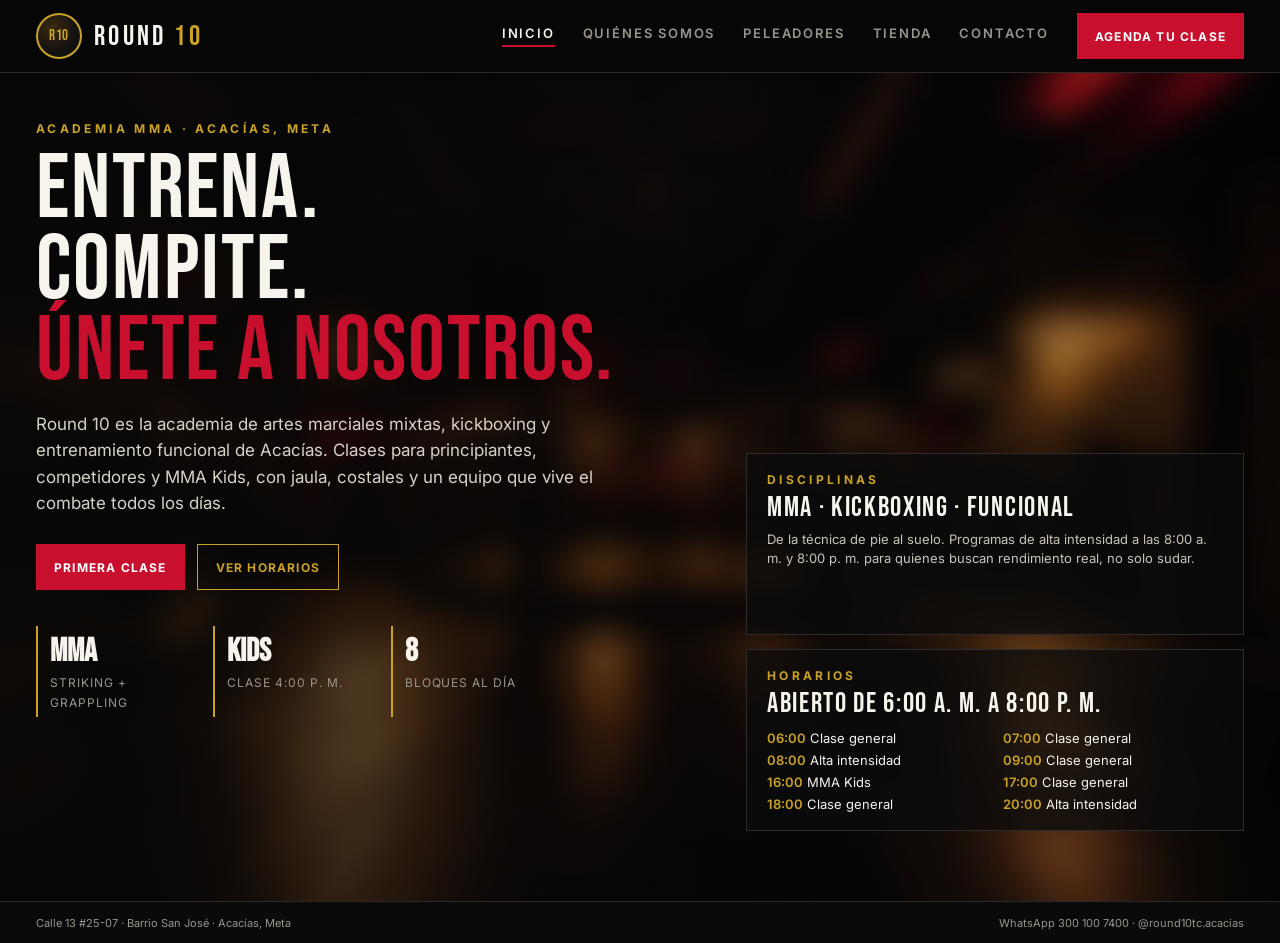
<file: index.html>
<!DOCTYPE html>
<html lang="es">
<head>
  <meta charset="UTF-8" />
  <meta name="viewport" content="width=device-width, initial-scale=1" />
  <title>Round 10 Acacías · Academia MMA</title>
  <meta name="description" content="Academia de MMA, kickboxing y entrenamiento funcional en Acacías, Meta. Clases para principiantes, competidores y MMA Kids." />
  <link rel="canonical" href="https://juanmorido.github.io/round10/" />
  <meta property="og:title" content="Round 10 Acacías · Academia MMA" />
  <meta property="og:description" content="Entrena. Compite. Únete a nosotros. MMA, kickboxing y funcional en Acacías." />
  <meta property="og:image" content="https://juanmorido.github.io/round10/assets/hero-gym.jpg" />
  <link rel="icon" href="favicon.svg" type="image/svg+xml" />
  <link rel="preconnect" href="https://fonts.googleapis.com" />
  <link rel="preconnect" href="https://fonts.gstatic.com" crossorigin />
  <link href="https://fonts.googleapis.com/css2?family=Bebas+Neue&family=Oswald:wght@400;500;600;700&family=Inter:wght@400;500;600;700&display=swap" rel="stylesheet" />
  <link rel="stylesheet" href="css/site.css?v=3" />
</head>
<body>
  <a class="skip" href="#contenido">Saltar al contenido</a>
  <header class="site-header">
    <nav class="nav" aria-label="Principal">
      <a class="brand" href="index.html">
        <span class="logo">R10</span>
        <span class="brand-name">ROUND <span>10</span></span>
      </a>
      <button class="nav-toggle" type="button" aria-expanded="false" aria-label="Abrir menú">
        <span></span><span></span><span></span>
      </button>
      <div class="nav-panel">
        <div class="nav-links">
          <a href="index.html" class="on" aria-current="page">Inicio</a>
          <a href="nosotros.html">Quiénes somos</a>
          <a href="peleadores.html">Peleadores</a>
          <a href="tienda.html">Tienda</a>
          <a href="contacto.html">Contacto</a>
        </div>
        <a class="nav-cta" href="contacto.html">Agenda tu clase</a>
      </div>
    </nav>
  </header>

  <main id="contenido">
    <section class="hero">
      <div>
        <div class="kicker">Academia MMA · Acacías, Meta</div>
        <h1>Entrena.<br>Compite.<br><em>Únete a nosotros.</em></h1>
        <p class="lead">Round 10 es la academia de artes marciales mixtas, kickboxing y entrenamiento funcional de Acacías. Clases para principiantes, competidores y MMA Kids, con jaula, costales y un equipo que vive el combate todos los días.</p>
        <div class="hero-actions">
          <a class="btn-red" href="contacto.html">Primera clase</a>
          <a class="btn-ghost" href="#horarios">Ver horarios</a>
        </div>
        <div class="stats">
          <div class="stat"><b>MMA</b><span>Striking + grappling</span></div>
          <div class="stat"><b>Kids</b><span>Clase 4:00 p. m.</span></div>
          <div class="stat"><b>8</b><span>Bloques al día</span></div>
        </div>
      </div>
      <div class="side-cards">
        <article class="card">
          <div class="kicker">Disciplinas</div>
          <h3>MMA · Kickboxing · Funcional</h3>
          <p>De la técnica de pie al suelo. Programas de alta intensidad a las 8:00 a. m. y 8:00 p. m. para quienes buscan rendimiento real, no solo sudar.</p>
        </article>
        <article class="card" id="horarios">
          <div class="kicker">Horarios</div>
          <h3>Abierto de 6:00 a. m. a 8:00 p. m.</h3>
          <div class="hours">
            <div><b>06:00</b> Clase general</div>
            <div><b>07:00</b> Clase general</div>
            <div><b>08:00</b> Alta intensidad</div>
            <div><b>09:00</b> Clase general</div>
            <div><b>16:00</b> MMA Kids</div>
            <div><b>17:00</b> Clase general</div>
            <div><b>18:00</b> Clase general</div>
            <div><b>20:00</b> Alta intensidad</div>
          </div>
        </article>
      </div>
    </section>
  </main>

  <footer class="site">
    <span>Calle 13 #25-07 · Barrio San José · Acacías, Meta</span>
    <span><a href="https://wa.me/573001007400">WhatsApp 300 100 7400</a> · <a href="https://www.instagram.com/round10tc.acacias/">@round10tc.acacias</a></span>
  </footer>
  <script src="js/site.js"></script>
</body>
</html>
</file>
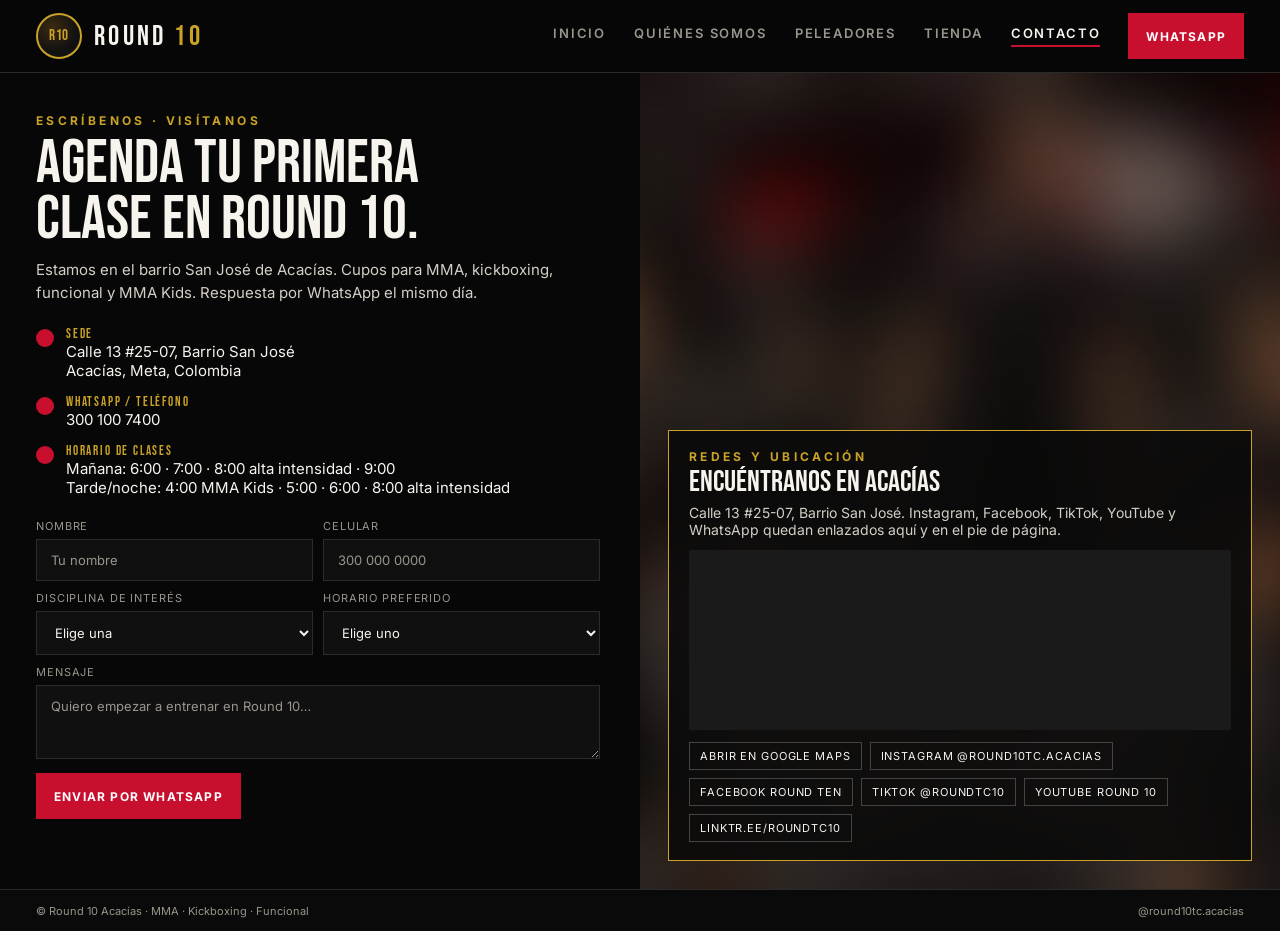
<file: contacto.html>
<!DOCTYPE html>
<html lang="es">
<head>
  <meta charset="UTF-8" />
  <meta name="viewport" content="width=device-width, initial-scale=1" />
  <title>Contacto · Round 10 Acacías</title>
  <meta name="description" content="Agenda tu primera clase en Round 10. Calle 13 #25-07, Barrio San José, Acacías. WhatsApp 300 100 7400." />
  <link rel="icon" href="favicon.svg" type="image/svg+xml" />
  <link rel="preconnect" href="https://fonts.googleapis.com" />
  <link rel="preconnect" href="https://fonts.gstatic.com" crossorigin />
  <link href="https://fonts.googleapis.com/css2?family=Bebas+Neue&family=Oswald:wght@400;500;600;700&family=Inter:wght@400;500;600;700&display=swap" rel="stylesheet" />
  <link rel="stylesheet" href="css/site.css?v=3" />
</head>
<body>
  <a class="skip" href="#contenido">Saltar al contenido</a>
  <header class="site-header">
    <nav class="nav" aria-label="Principal">
      <a class="brand" href="index.html">
        <span class="logo">R10</span>
        <span class="brand-name">ROUND <span>10</span></span>
      </a>
      <button class="nav-toggle" type="button" aria-expanded="false" aria-label="Abrir menú">
        <span></span><span></span><span></span>
      </button>
      <div class="nav-panel">
        <div class="nav-links">
          <a href="index.html">Inicio</a>
          <a href="nosotros.html">Quiénes somos</a>
          <a href="peleadores.html">Peleadores</a>
          <a href="tienda.html">Tienda</a>
          <a href="contacto.html" class="on" aria-current="page">Contacto</a>
        </div>
        <a class="nav-cta" href="https://wa.me/573001007400">WhatsApp</a>
      </div>
    </nav>
  </header>

  <main id="contenido">
    <section class="contact">
      <div class="contact-left">
        <div class="kicker">Escríbenos · Visítanos</div>
        <h1>Agenda tu primera<br>clase en Round 10.</h1>
        <p>Estamos en el barrio San José de Acacías. Cupos para MMA, kickboxing, funcional y MMA Kids. Respuesta por WhatsApp el mismo día.</p>
        <div class="info-list">
          <div class="info">
            <div class="mark" aria-hidden="true"></div>
            <div>
              <h4>Sede</h4>
              <p>Calle 13 #25-07, Barrio San José<br>Acacías, Meta, Colombia</p>
            </div>
          </div>
          <div class="info">
            <div class="mark" aria-hidden="true"></div>
            <div>
              <h4>WhatsApp / Teléfono</h4>
              <p><a href="https://wa.me/573001007400">300 100 7400</a></p>
            </div>
          </div>
          <div class="info">
            <div class="mark" aria-hidden="true"></div>
            <div>
              <h4>Horario de clases</h4>
              <p>Mañana: 6:00 · 7:00 · 8:00 alta intensidad · 9:00<br>Tarde/noche: 4:00 MMA Kids · 5:00 · 6:00 · 8:00 alta intensidad</p>
            </div>
          </div>
        </div>
        <form class="form" id="contacto-form">
          <label>Nombre
            <input class="field" name="nombre" type="text" autocomplete="name" required placeholder="Tu nombre" />
          </label>
          <label>Celular
            <input class="field" name="celular" type="tel" autocomplete="tel" required placeholder="300 000 0000" />
          </label>
          <label>Disciplina de interés
            <select class="field" name="disciplina" required>
              <option value="">Elige una</option>
              <option>MMA</option>
              <option>Kickboxing</option>
              <option>Funcional</option>
              <option>MMA Kids</option>
            </select>
          </label>
          <label>Horario preferido
            <select class="field" name="horario" required>
              <option value="">Elige uno</option>
              <option>06:00 clase general</option>
              <option>07:00 clase general</option>
              <option>08:00 alta intensidad</option>
              <option>09:00 clase general</option>
              <option>16:00 MMA Kids</option>
              <option>17:00 clase general</option>
              <option>18:00 clase general</option>
              <option>20:00 alta intensidad</option>
            </select>
          </label>
          <label class="full">Mensaje
            <textarea class="field" name="mensaje" rows="3" placeholder="Quiero empezar a entrenar en Round 10…"></textarea>
          </label>
          <button class="btn-red" type="submit">Enviar por WhatsApp</button>
        </form>
      </div>
      <div class="contact-right">
        <div class="map-card">
          <div class="kicker">Redes y ubicación</div>
          <h3>Encuéntranos en Acacías</h3>
          <p>Calle 13 #25-07, Barrio San José. Instagram, Facebook, TikTok, YouTube y WhatsApp quedan enlazados aquí y en el pie de página.</p>
          <iframe
            title="Mapa de Round 10 Acacías"
            src="https://www.openstreetmap.org/export/embed.html?bbox=-73.7655%2C3.9839%2C-73.7594%2C3.9879&amp;layer=mapnik&amp;marker=3.9859%2C-73.7624"
            loading="lazy"
          ></iframe>
          <div class="socials">
            <a class="pill" href="https://www.google.com/maps/search/?api=1&amp;query=Round%2010%20Calle%2013%20%2325-07%20Acac%C3%ADas%20Meta">Abrir en Google Maps</a>
            <a class="pill" href="https://www.instagram.com/round10tc.acacias/">Instagram @round10tc.acacias</a>
            <a class="pill" href="https://linktr.ee/roundtc10">Facebook Round Ten</a>
            <a class="pill" href="https://www.tiktok.com/@roundtc10">TikTok @roundtc10</a>
            <a class="pill" href="https://www.youtube.com/@roundtc10">YouTube Round 10</a>
            <a class="pill" href="https://linktr.ee/roundtc10">linktr.ee/roundtc10</a>
          </div>
        </div>
      </div>
    </section>
  </main>

  <footer class="site">
    <span>© Round 10 Acacías · MMA · Kickboxing · Funcional</span>
    <a href="https://www.instagram.com/round10tc.acacias/">@round10tc.acacias</a>
  </footer>
  <script src="js/site.js"></script>
</body>
</html>
</file>
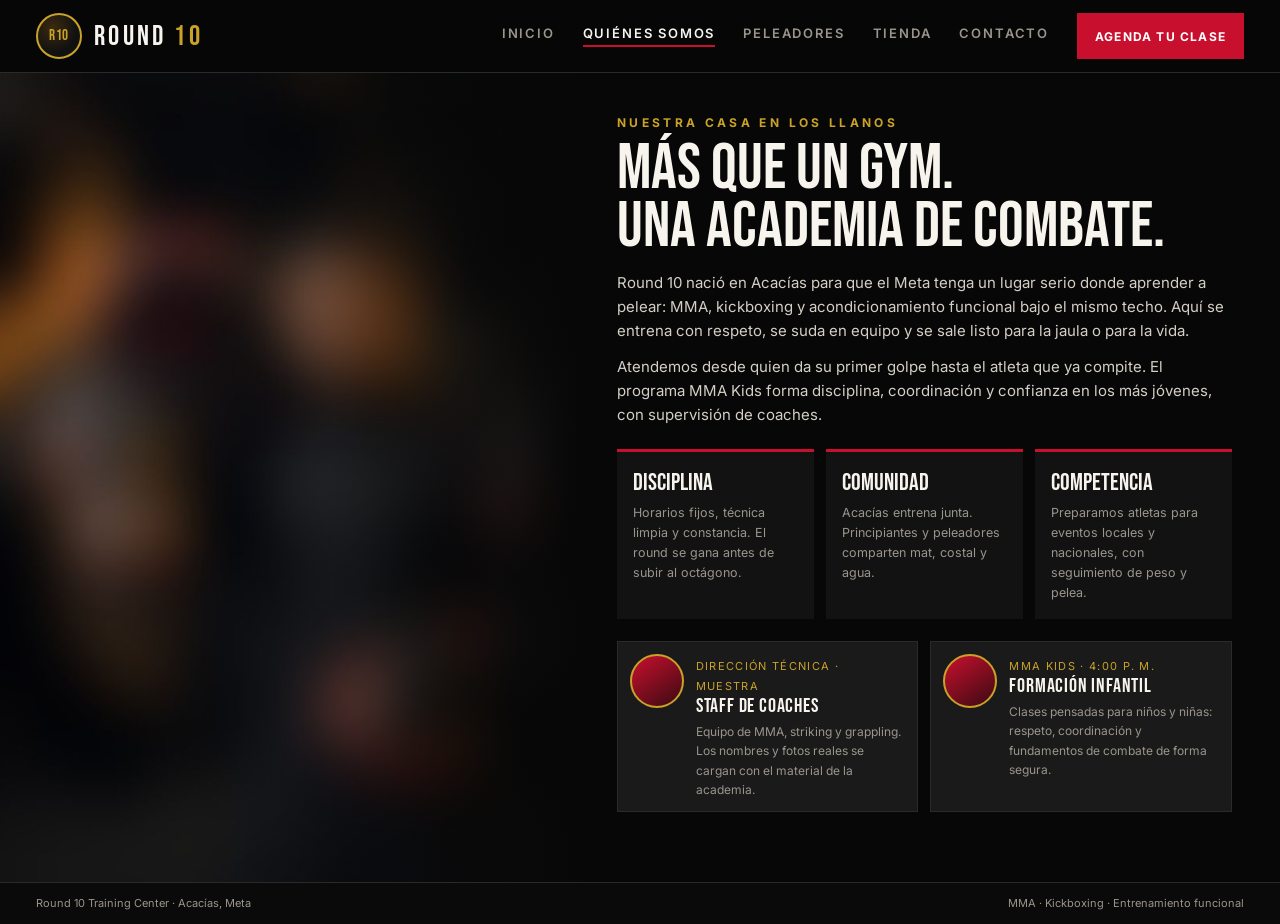
<file: nosotros.html>
<!DOCTYPE html>
<html lang="es">
<head>
  <meta charset="UTF-8" />
  <meta name="viewport" content="width=device-width, initial-scale=1" />
  <title>Quiénes somos · Round 10 Acacías</title>
  <meta name="description" content="Round 10 nació en Acacías para que el Meta tenga un lugar serio donde aprender MMA, kickboxing y funcional." />
  <link rel="icon" href="favicon.svg" type="image/svg+xml" />
  <link rel="preconnect" href="https://fonts.googleapis.com" />
  <link rel="preconnect" href="https://fonts.gstatic.com" crossorigin />
  <link href="https://fonts.googleapis.com/css2?family=Bebas+Neue&family=Oswald:wght@400;500;600;700&family=Inter:wght@400;500;600;700&display=swap" rel="stylesheet" />
  <link rel="stylesheet" href="css/site.css?v=3" />
</head>
<body>
  <a class="skip" href="#contenido">Saltar al contenido</a>
  <header class="site-header">
    <nav class="nav" aria-label="Principal">
      <a class="brand" href="index.html">
        <span class="logo">R10</span>
        <span class="brand-name">ROUND <span>10</span></span>
      </a>
      <button class="nav-toggle" type="button" aria-expanded="false" aria-label="Abrir menú">
        <span></span><span></span><span></span>
      </button>
      <div class="nav-panel">
        <div class="nav-links">
          <a href="index.html">Inicio</a>
          <a href="nosotros.html" class="on" aria-current="page">Quiénes somos</a>
          <a href="peleadores.html">Peleadores</a>
          <a href="tienda.html">Tienda</a>
          <a href="contacto.html">Contacto</a>
        </div>
        <a class="nav-cta" href="contacto.html">Agenda tu clase</a>
      </div>
    </nav>
  </header>

  <main id="contenido">
    <section class="about">
      <div class="about-photo" role="img" aria-label="Entrenamiento de pads en Round 10"></div>
      <div class="about-copy">
        <div class="kicker">Nuestra casa en los Llanos</div>
        <h1>Más que un gym.<br>Una academia de combate.</h1>
        <p>Round 10 nació en Acacías para que el Meta tenga un lugar serio donde aprender a pelear: MMA, kickboxing y acondicionamiento funcional bajo el mismo techo. Aquí se entrena con respeto, se suda en equipo y se sale listo para la jaula o para la vida.</p>
        <p>Atendemos desde quien da su primer golpe hasta el atleta que ya compite. El programa MMA Kids forma disciplina, coordinación y confianza en los más jóvenes, con supervisión de coaches.</p>
        <div class="values">
          <article class="value">
            <h3>Disciplina</h3>
            <p>Horarios fijos, técnica limpia y constancia. El round se gana antes de subir al octágono.</p>
          </article>
          <article class="value">
            <h3>Comunidad</h3>
            <p>Acacías entrena junta. Principiantes y peleadores comparten mat, costal y agua.</p>
          </article>
          <article class="value">
            <h3>Competencia</h3>
            <p>Preparamos atletas para eventos locales y nacionales, con seguimiento de peso y pelea.</p>
          </article>
        </div>
        <div class="coaches">
          <article class="coach">
            <div class="dot" aria-hidden="true"></div>
            <div>
              <span>Dirección técnica · Muestra</span>
              <h4>Staff de coaches</h4>
              <p>Equipo de MMA, striking y grappling. Los nombres y fotos reales se cargan con el material de la academia.</p>
            </div>
          </article>
          <article class="coach">
            <div class="dot" aria-hidden="true"></div>
            <div>
              <span>MMA Kids · 4:00 p. m.</span>
              <h4>Formación infantil</h4>
              <p>Clases pensadas para niños y niñas: respeto, coordinación y fundamentos de combate de forma segura.</p>
            </div>
          </article>
        </div>
      </div>
    </section>
  </main>

  <footer class="site">
    <span>Round 10 Training Center · Acacías, Meta</span>
    <span>MMA · Kickboxing · Entrenamiento funcional</span>
  </footer>
  <script src="js/site.js"></script>
</body>
</html>
</file>
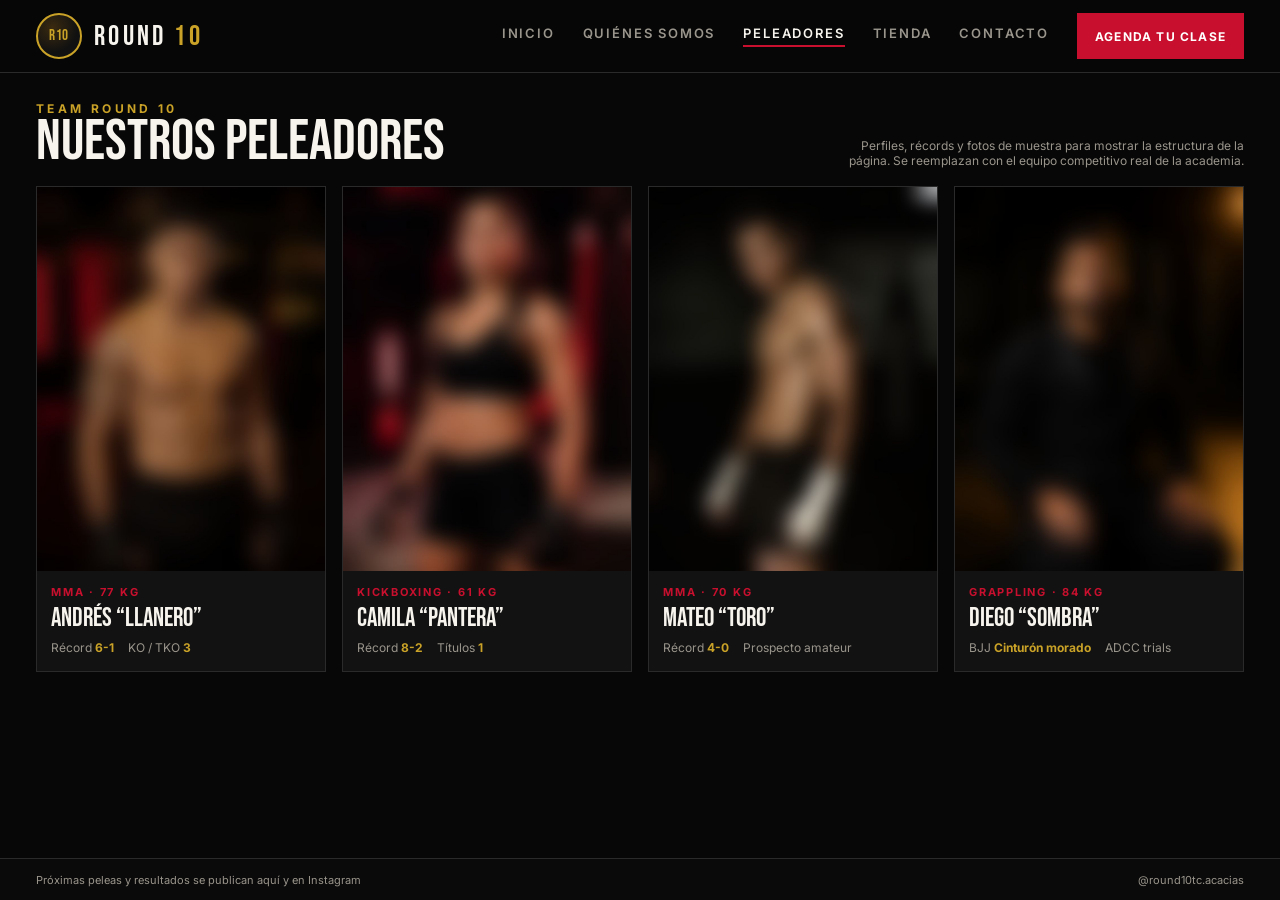
<file: peleadores.html>
<!DOCTYPE html>
<html lang="es">
<head>
  <meta charset="UTF-8" />
  <meta name="viewport" content="width=device-width, initial-scale=1" />
  <title>Peleadores · Round 10 Acacías</title>
  <meta name="description" content="Team Round 10: perfiles, récords y fotos del equipo competitivo de la academia en Acacías." />
  <link rel="icon" href="favicon.svg" type="image/svg+xml" />
  <link rel="preconnect" href="https://fonts.googleapis.com" />
  <link rel="preconnect" href="https://fonts.gstatic.com" crossorigin />
  <link href="https://fonts.googleapis.com/css2?family=Bebas+Neue&family=Oswald:wght@400;500;600;700&family=Inter:wght@400;500;600;700&display=swap" rel="stylesheet" />
  <link rel="stylesheet" href="css/site.css?v=3" />
</head>
<body>
  <a class="skip" href="#contenido">Saltar al contenido</a>
  <header class="site-header">
    <nav class="nav" aria-label="Principal">
      <a class="brand" href="index.html">
        <span class="logo">R10</span>
        <span class="brand-name">ROUND <span>10</span></span>
      </a>
      <button class="nav-toggle" type="button" aria-expanded="false" aria-label="Abrir menú">
        <span></span><span></span><span></span>
      </button>
      <div class="nav-panel">
        <div class="nav-links">
          <a href="index.html">Inicio</a>
          <a href="nosotros.html">Quiénes somos</a>
          <a href="peleadores.html" class="on" aria-current="page">Peleadores</a>
          <a href="tienda.html">Tienda</a>
          <a href="contacto.html">Contacto</a>
        </div>
        <a class="nav-cta" href="contacto.html">Agenda tu clase</a>
      </div>
    </nav>
  </header>

  <main id="contenido" class="page-wrap">
    <div class="section-head">
      <div>
        <div class="kicker">Team Round 10</div>
        <h1>Nuestros peleadores</h1>
      </div>
      <p class="note">Perfiles, récords y fotos de muestra para mostrar la estructura de la página. Se reemplazan con el equipo competitivo real de la academia.</p>
    </div>
    <div class="grid-fighters">
      <article class="fighter">
        <img src="assets/fighter-1.jpg" alt="Foto de muestra, peleador" />
        <div class="fighter-meta">
          <div class="tag">MMA · 77 kg</div>
          <h3>Andrés “Llanero”</h3>
          <div class="record"><span>Récord <b>6-1</b></span><span>KO / TKO <b>3</b></span></div>
        </div>
      </article>
      <article class="fighter">
        <img src="assets/fighter-2.jpg" alt="Foto de muestra, peleadora" />
        <div class="fighter-meta">
          <div class="tag">Kickboxing · 61 kg</div>
          <h3>Camila “Pantera”</h3>
          <div class="record"><span>Récord <b>8-2</b></span><span>Títulos <b>1</b></span></div>
        </div>
      </article>
      <article class="fighter">
        <img src="assets/fighter-3.jpg" alt="Foto de muestra, peleador" />
        <div class="fighter-meta">
          <div class="tag">MMA · 70 kg</div>
          <h3>Mateo “Toro”</h3>
          <div class="record"><span>Récord <b>4-0</b></span><span>Prospecto amateur</span></div>
        </div>
      </article>
      <article class="fighter">
        <img src="assets/fighter-4.jpg" alt="Foto de muestra, peleador" />
        <div class="fighter-meta">
          <div class="tag">Grappling · 84 kg</div>
          <h3>Diego “Sombra”</h3>
          <div class="record"><span>BJJ <b>Cinturón morado</b></span><span>ADCC trials</span></div>
        </div>
      </article>
    </div>
  </main>

  <footer class="site">
    <span>Próximas peleas y resultados se publican aquí y en Instagram</span>
    <a href="https://www.instagram.com/round10tc.acacias/">@round10tc.acacias</a>
  </footer>
  <script src="js/site.js"></script>
</body>
</html>
</file>
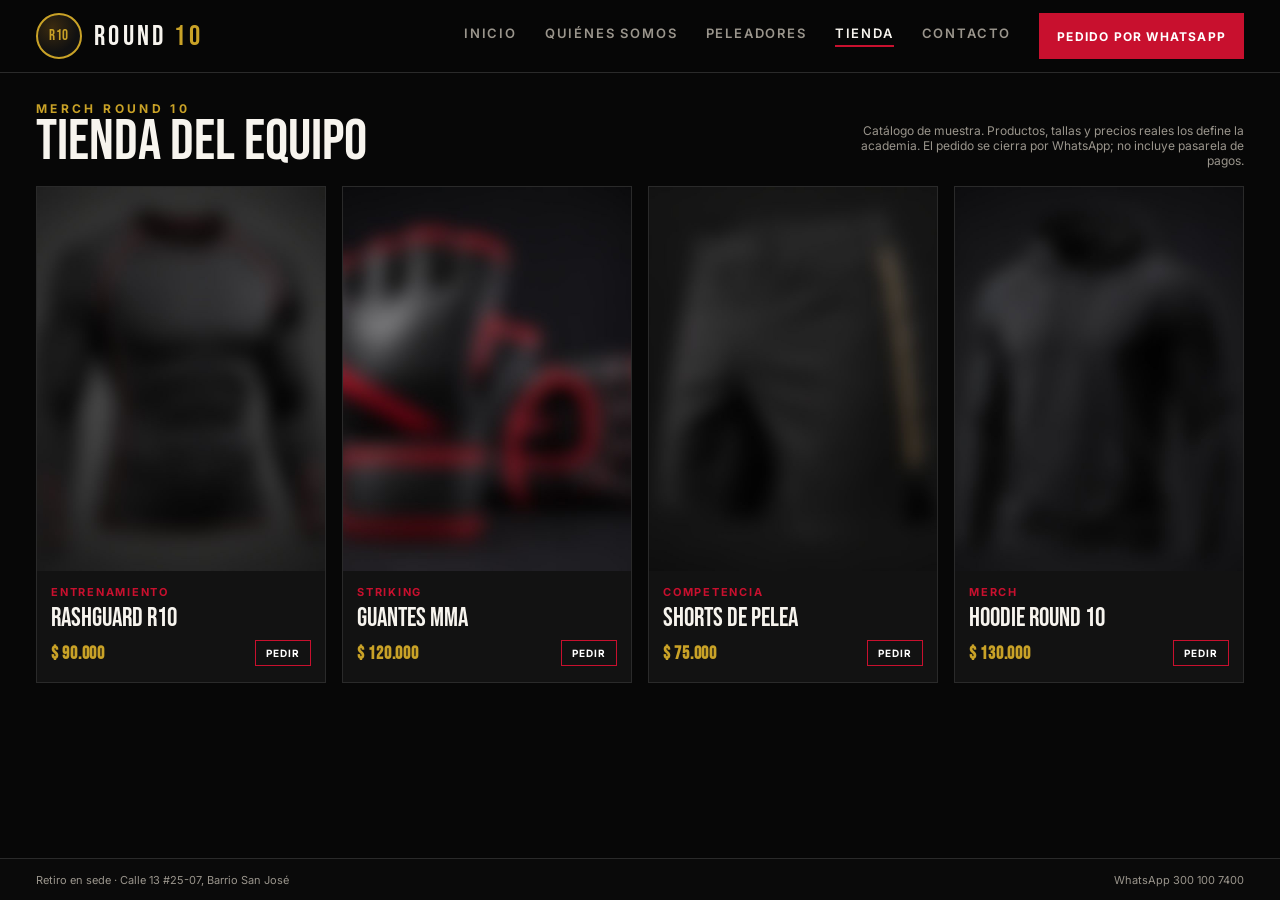
<file: tienda.html>
<!DOCTYPE html>
<html lang="es">
<head>
  <meta charset="UTF-8" />
  <meta name="viewport" content="width=device-width, initial-scale=1" />
  <title>Tienda · Round 10 Acacías</title>
  <meta name="description" content="Merch Round 10: rashguard, guantes, shorts y hoodie. Pedidos por WhatsApp, retiro en sede." />
  <link rel="icon" href="favicon.svg" type="image/svg+xml" />
  <link rel="preconnect" href="https://fonts.googleapis.com" />
  <link rel="preconnect" href="https://fonts.gstatic.com" crossorigin />
  <link href="https://fonts.googleapis.com/css2?family=Bebas+Neue&family=Oswald:wght@400;500;600;700&family=Inter:wght@400;500;600;700&display=swap" rel="stylesheet" />
  <link rel="stylesheet" href="css/site.css?v=3" />
</head>
<body>
  <a class="skip" href="#contenido">Saltar al contenido</a>
  <header class="site-header">
    <nav class="nav" aria-label="Principal">
      <a class="brand" href="index.html">
        <span class="logo">R10</span>
        <span class="brand-name">ROUND <span>10</span></span>
      </a>
      <button class="nav-toggle" type="button" aria-expanded="false" aria-label="Abrir menú">
        <span></span><span></span><span></span>
      </button>
      <div class="nav-panel">
        <div class="nav-links">
          <a href="index.html">Inicio</a>
          <a href="nosotros.html">Quiénes somos</a>
          <a href="peleadores.html">Peleadores</a>
          <a href="tienda.html" class="on" aria-current="page">Tienda</a>
          <a href="contacto.html">Contacto</a>
        </div>
        <a class="nav-cta" href="https://wa.me/573001007400?text=Hola%2C%20quiero%20hacer%20un%20pedido%20de%20la%20tienda%20Round%2010">Pedido por WhatsApp</a>
      </div>
    </nav>
  </header>

  <main id="contenido" class="page-wrap">
    <div class="section-head">
      <div>
        <div class="kicker">Merch Round 10</div>
        <h1>Tienda del equipo</h1>
      </div>
      <p class="note">Catálogo de muestra. Productos, tallas y precios reales los define la academia. El pedido se cierra por WhatsApp; no incluye pasarela de pagos.</p>
    </div>
    <div class="grid-shop">
      <article class="product">
        <img src="assets/shop-rashguard.jpg" alt="Rashguard Round 10, muestra" />
        <div class="product-meta">
          <div class="tag">Entrenamiento</div>
          <h3>Rashguard R10</h3>
          <div class="price">
            <b>$ 90.000</b>
            <a href="https://wa.me/573001007400?text=Hola%2C%20quiero%20pedir%20el%20Rashguard%20R10">Pedir</a>
          </div>
        </div>
      </article>
      <article class="product">
        <img src="assets/shop-gloves.jpg" alt="Guantes MMA Round 10, muestra" />
        <div class="product-meta">
          <div class="tag">Striking</div>
          <h3>Guantes MMA</h3>
          <div class="price">
            <b>$ 120.000</b>
            <a href="https://wa.me/573001007400?text=Hola%2C%20quiero%20pedir%20los%20Guantes%20MMA">Pedir</a>
          </div>
        </div>
      </article>
      <article class="product">
        <img src="assets/shop-shorts.jpg" alt="Shorts de pelea Round 10, muestra" />
        <div class="product-meta">
          <div class="tag">Competencia</div>
          <h3>Shorts de pelea</h3>
          <div class="price">
            <b>$ 75.000</b>
            <a href="https://wa.me/573001007400?text=Hola%2C%20quiero%20pedir%20los%20Shorts%20de%20pelea">Pedir</a>
          </div>
        </div>
      </article>
      <article class="product">
        <img src="assets/shop-hoodie.jpg" alt="Hoodie Round 10, muestra" />
        <div class="product-meta">
          <div class="tag">Merch</div>
          <h3>Hoodie Round 10</h3>
          <div class="price">
            <b>$ 130.000</b>
            <a href="https://wa.me/573001007400?text=Hola%2C%20quiero%20pedir%20el%20Hoodie%20Round%2010">Pedir</a>
          </div>
        </div>
      </article>
    </div>
  </main>

  <footer class="site">
    <span>Retiro en sede · Calle 13 #25-07, Barrio San José</span>
    <a href="https://wa.me/573001007400">WhatsApp 300 100 7400</a>
  </footer>
  <script src="js/site.js"></script>
</body>
</html>
</file>
<file: css/site.css>
:root {
  --black: #070707;
  --ink: #0d0d0d;
  --panel: #121212;
  --panel-2: #1a1a1a;
  --line: #2a2a2a;
  --red: #c8102e;
  --red-deep: #8a0b1f;
  --gold: #c9a227;
  --gold-soft: #e4c56a;
  --white: #f7f4ee;
  --muted: #9a958c;
}

* { box-sizing: border-box; margin: 0; padding: 0; }

html { scroll-behavior: smooth; }

body {
  background: var(--black);
  color: var(--white);
  font-family: Inter, system-ui, sans-serif;
  min-height: 100vh;
  display: flex;
  flex-direction: column;
}

img { max-width: 100%; display: block; }
a { color: inherit; }
button, input, select, textarea { font: inherit; }

.skip {
  position: absolute;
  left: -999px;
  top: 8px;
  background: var(--red);
  color: #fff;
  padding: 8px 12px;
  z-index: 100;
}
.skip:focus { left: 8px; }

h1, h2, h3, h4, .display { font-family: "Bebas Neue", Oswald, sans-serif; font-weight: 400; }

.kicker {
  color: var(--gold);
  letter-spacing: 0.28em;
  text-transform: uppercase;
  font-size: 12px;
  font-weight: 700;
}

.site-header {
  position: sticky;
  top: 0;
  z-index: 40;
  background: rgba(7, 7, 7, 0.94);
  border-bottom: 1px solid var(--line);
  backdrop-filter: blur(10px);
}

.nav {
  min-height: 72px;
  display: flex;
  align-items: center;
  justify-content: space-between;
  gap: 16px;
  padding: 10px 36px;
  max-width: 1600px;
  margin: 0 auto;
}

.brand {
  display: flex;
  align-items: center;
  gap: 12px;
  text-decoration: none;
}

.logo {
  width: 46px;
  height: 46px;
  border-radius: 50%;
  background: radial-gradient(circle at 35% 30%, #3a2a10, #111 62%);
  border: 2px solid var(--gold);
  display: grid;
  place-items: center;
  font-family: "Bebas Neue", sans-serif;
  color: var(--gold);
  font-size: 15px;
  line-height: 0.85;
  text-align: center;
  letter-spacing: 0.04em;
}

.brand-name {
  font-family: "Bebas Neue", sans-serif;
  font-size: 28px;
  letter-spacing: 0.12em;
}
.brand-name span { color: var(--gold); }

.nav-toggle {
  display: none;
  width: 42px;
  height: 42px;
  border: 1px solid var(--line);
  background: transparent;
  color: var(--white);
  cursor: pointer;
  place-items: center;
  gap: 5px;
  flex-direction: column;
}
.nav-toggle span {
  display: block;
  width: 18px;
  height: 2px;
  background: var(--white);
}

.nav-panel {
  display: flex;
  align-items: center;
  gap: 28px;
}

.nav-links {
  display: flex;
  gap: 28px;
  font-size: 13px;
  letter-spacing: 0.14em;
  text-transform: uppercase;
  font-weight: 600;
}
.nav-links a {
  color: var(--muted);
  text-decoration: none;
  padding-bottom: 4px;
}
.nav-links a:hover,
.nav-links a.on {
  color: var(--white);
  border-bottom: 2px solid var(--red);
}

.nav-cta,
.btn-red,
.btn-ghost {
  display: inline-flex;
  align-items: center;
  justify-content: center;
  height: 46px;
  padding: 0 18px;
  font-size: 12px;
  font-weight: 700;
  letter-spacing: 0.1em;
  text-transform: uppercase;
  text-decoration: none;
  border: 0;
  cursor: pointer;
}

.nav-cta,
.btn-red { background: var(--red); color: #fff; }
.nav-cta:hover,
.btn-red:hover { background: var(--red-deep); }

.btn-ghost {
  border: 1px solid var(--gold);
  color: var(--gold);
  background: transparent;
}
.btn-ghost:hover { background: rgba(201, 162, 39, 0.12); }

main { flex: 1; }

.hero {
  position: relative;
  isolation: isolate;
  overflow: hidden;
  min-height: calc(100vh - 72px);
  background: var(--black);
  padding: 48px 36px 70px;
  display: grid;
  grid-template-columns: 1.15fr 0.85fr;
  gap: 36px;
  max-width: 1600px;
  margin: 0 auto;
  width: 100%;
}
.hero::before {
  content: "";
  position: absolute;
  inset: 0;
  background: url("../assets/hero-gym.jpg") center/cover no-repeat;
  z-index: -2;
}
.hero::after {
  content: "";
  position: absolute;
  inset: 0;
  background: linear-gradient(90deg, rgba(7, 7, 7, 0.92) 0%, rgba(7, 7, 7, 0.55) 46%, rgba(7, 7, 7, 0.25) 100%);
  z-index: -1;
  pointer-events: none;
}

.hero h1 {
  font-size: clamp(52px, 8vw, 92px);
  line-height: 0.88;
  letter-spacing: 0.02em;
  margin: 14px 0 18px;
}
.hero h1 em { font-style: normal; color: var(--red); }
.hero p.lead {
  max-width: 560px;
  color: #d7d2c8;
  font-size: 17px;
  line-height: 1.55;
}

.hero-actions { display: flex; flex-wrap: wrap; gap: 12px; margin-top: 28px; }

.stats {
  display: grid;
  grid-template-columns: repeat(3, 1fr);
  gap: 12px;
  margin-top: 36px;
  max-width: 520px;
}
.stat { border-left: 2px solid var(--gold); padding: 6px 0 6px 12px; }
.stat b { display: block; font-family: "Bebas Neue", sans-serif; font-size: 32px; }
.stat span {
  color: var(--muted);
  font-size: 12px;
  letter-spacing: 0.08em;
  text-transform: uppercase;
}

.side-cards {
  display: grid;
  grid-template-rows: 1fr 1fr;
  gap: 14px;
  align-self: end;
}

.card {
  background: rgba(12, 12, 12, 0.78);
  border: 1px solid #2c2c2c;
  padding: 18px 20px;
  backdrop-filter: blur(6px);
}
.card h3 { font-size: 28px; letter-spacing: 0.06em; margin: 4px 0 6px; }
.card p { color: #c9c4ba; font-size: 13px; line-height: 1.45; }

.hours {
  display: grid;
  grid-template-columns: 1fr 1fr;
  gap: 6px 16px;
  margin-top: 10px;
  font-size: 13px;
}
.hours b { color: var(--gold); font-weight: 600; }

.about {
  display: grid;
  grid-template-columns: 0.92fr 1.08fr;
  min-height: calc(100vh - 114px);
}

.about-photo {
  position: relative;
  overflow: hidden;
  min-height: 420px;
  background: var(--black);
}
.about-photo::before {
  content: "";
  position: absolute;
  inset: 0;
  background: url("../assets/about-training.jpg") center/cover no-repeat;
}
.about-photo::after {
  content: "";
  position: absolute;
  inset: 0;
  background: linear-gradient(90deg, transparent 40%, #070707 100%);
}

.about-copy { padding: 42px 48px 70px 28px; }
.about-copy h1 {
  font-size: clamp(40px, 6vw, 64px);
  line-height: 0.9;
  margin: 10px 0 16px;
}
.about-copy p {
  color: #d4cfc6;
  font-size: 15px;
  line-height: 1.6;
  margin-bottom: 12px;
  max-width: 640px;
}

.values {
  display: grid;
  grid-template-columns: repeat(3, 1fr);
  gap: 12px;
  margin-top: 22px;
}
.value {
  background: var(--panel);
  border-top: 3px solid var(--red);
  padding: 16px;
}
.value h3 { font-size: 24px; margin-bottom: 6px; }
.value p { font-size: 12.5px; color: var(--muted); margin: 0; }

.coaches {
  display: grid;
  grid-template-columns: 1fr 1fr;
  gap: 12px;
  margin-top: 22px;
}
.coach {
  display: flex;
  gap: 12px;
  background: var(--panel-2);
  padding: 12px;
  border: 1px solid var(--line);
}
.coach .dot {
  width: 54px;
  height: 54px;
  border-radius: 50%;
  background: linear-gradient(145deg, var(--red), #3a0a12);
  border: 2px solid var(--gold);
  flex-shrink: 0;
}
.coach h4 { font-size: 20px; letter-spacing: 0.04em; }
.coach span {
  color: var(--gold);
  font-size: 11px;
  letter-spacing: 0.12em;
  text-transform: uppercase;
}
.coach p { font-size: 12px; color: var(--muted); margin: 4px 0 0; }

.page-wrap {
  padding: 28px 36px 62px;
  max-width: 1600px;
  margin: 0 auto;
  width: 100%;
}

.section-head {
  display: flex;
  justify-content: space-between;
  align-items: end;
  gap: 24px;
  margin-bottom: 18px;
}
.section-head h1 {
  font-size: clamp(40px, 6vw, 58px);
  line-height: 0.9;
}
.note {
  color: var(--muted);
  font-size: 12px;
  max-width: 420px;
  text-align: right;
}

.grid-fighters,
.grid-shop {
  display: grid;
  grid-template-columns: repeat(4, 1fr);
  gap: 16px;
}

.fighter,
.product {
  background: var(--panel);
  border: 1px solid var(--line);
  overflow: hidden;
}
.fighter:hover,
.product:hover { border-color: #3d3d3d; }

.fighter img {
  width: 100%;
  aspect-ratio: 3 / 4;
  object-fit: cover;
  object-position: center 12%;
}
.product img {
  width: 100%;
  aspect-ratio: 3 / 4;
  object-fit: cover;
  background: #0c0c0c;
}

.fighter-meta,
.product-meta { padding: 14px 14px 16px; }
.tag {
  color: var(--red);
  font-size: 11px;
  letter-spacing: 0.16em;
  text-transform: uppercase;
  font-weight: 700;
}
.fighter-meta h3,
.product-meta h3 { font-size: 26px; margin: 4px 0 6px; }

.record {
  display: flex;
  gap: 14px;
  font-size: 12px;
  color: var(--muted);
  flex-wrap: wrap;
}
.record b { color: var(--gold); }

.price {
  display: flex;
  justify-content: space-between;
  align-items: center;
  font-size: 13px;
  color: var(--muted);
  gap: 8px;
}
.price b {
  color: var(--gold);
  font-size: 18px;
  font-family: "Bebas Neue", sans-serif;
  letter-spacing: 0.04em;
}
.price a {
  border: 1px solid var(--red);
  color: #fff;
  padding: 6px 10px;
  font-size: 10px;
  letter-spacing: 0.1em;
  text-transform: uppercase;
  font-weight: 700;
  text-decoration: none;
}
.price a:hover { background: var(--red); }

.contact {
  display: grid;
  grid-template-columns: 1fr 1fr;
  min-height: calc(100vh - 114px);
}

.contact-left { padding: 40px 40px 70px 36px; }
.contact-left h1 {
  font-size: clamp(40px, 6vw, 62px);
  line-height: 0.9;
  margin: 8px 0 10px;
}
.contact-left > p {
  color: #d4cfc6;
  font-size: 15px;
  line-height: 1.55;
  margin-bottom: 22px;
  max-width: 560px;
}

.info-list { display: grid; gap: 14px; margin-bottom: 22px; }
.info { display: grid; grid-template-columns: 18px 1fr; gap: 12px; }
.info .mark {
  width: 18px;
  height: 18px;
  border-radius: 50%;
  background: var(--red);
  margin-top: 3px;
}
.info h4 {
  font-size: 13px;
  letter-spacing: 0.14em;
  text-transform: uppercase;
  color: var(--gold);
}
.info p { font-size: 15px; }
.info a { text-decoration: none; }
.info a:hover { color: var(--gold); }

.form {
  display: grid;
  grid-template-columns: 1fr 1fr;
  gap: 10px;
}
.form .full { grid-column: 1 / -1; }
.form label { display: grid; gap: 6px; font-size: 11px; letter-spacing: 0.08em; text-transform: uppercase; color: var(--muted); }
.form .btn-red { grid-column: 1 / -1; justify-self: start; margin-top: 4px; }

.field {
  width: 100%;
  background: #101010;
  border: 1px solid #2c2c2c;
  padding: 12px 14px;
  color: var(--white);
  font-size: 13px;
  text-transform: none;
  letter-spacing: 0;
}
.field:focus {
  outline: 1px solid var(--gold);
  border-color: var(--gold);
}
.field::placeholder { color: var(--muted); }

.contact-right {
  position: relative;
  overflow: hidden;
  min-height: 420px;
  background: var(--black);
}
.contact-right::before {
  content: "";
  position: absolute;
  inset: 0;
  background: url("../assets/mma-kids.jpg") center/cover no-repeat;
}
.contact-right::after {
  content: "";
  position: absolute;
  inset: 0;
  background: linear-gradient(180deg, rgba(7, 7, 7, 0.2), rgba(7, 7, 7, 0.55));
  pointer-events: none;
}

.map-card {
  position: absolute;
  z-index: 1;
  right: 28px;
  bottom: 28px;
  left: 28px;
  background: rgba(10, 10, 10, 0.88);
  border: 1px solid var(--gold);
  padding: 18px 20px;
}
.map-card h3 { font-size: 30px; }
.map-card p { color: #d4cfc6; font-size: 14px; margin: 4px 0 12px; }
.map-card iframe {
  display: block;
  width: 100%;
  height: 180px;
  border: 0;
  margin: 8px 0 12px;
  background: #1a1a1a;
}

.socials { display: flex; gap: 8px; flex-wrap: wrap; }
.pill {
  border: 1px solid #444;
  padding: 6px 10px;
  font-size: 11px;
  letter-spacing: 0.08em;
  text-transform: uppercase;
  text-decoration: none;
}
.pill:hover { border-color: var(--gold); color: var(--gold); }

footer.site {
  margin-top: auto;
  min-height: 42px;
  display: flex;
  align-items: center;
  justify-content: space-between;
  gap: 12px;
  flex-wrap: wrap;
  padding: 12px 36px;
  border-top: 1px solid var(--line);
  font-size: 11px;
  color: var(--muted);
  background: #0a0a0a;
}
footer.site a { color: var(--muted); text-decoration: none; }
footer.site a:hover { color: var(--gold); }

:focus-visible { outline: 2px solid var(--gold); outline-offset: 2px; }

@media (max-width: 980px) {
  .nav { padding: 10px 18px; }
  .hero, .page-wrap, .contact-left, .about-copy { padding-left: 18px; padding-right: 18px; }
  .hero { grid-template-columns: 1fr; min-height: auto; padding-top: 36px; }
  .side-cards { grid-template-rows: none; }
  .about, .contact { grid-template-columns: 1fr; }
  .about-photo::after {
    background: linear-gradient(180deg, transparent 40%, #070707 100%);
  }
  .about-copy { padding-top: 28px; }
  .values, .coaches, .grid-fighters, .grid-shop { grid-template-columns: 1fr 1fr; }
  .section-head { flex-direction: column; align-items: start; }
  .note { text-align: left; }
  .contact-right { min-height: 520px; }
  .map-card { position: relative; right: auto; left: auto; bottom: auto; margin: 18px; }
  footer.site { padding: 12px 18px; }
}

@media (max-width: 860px) {
  .nav-toggle { display: flex; }
  .nav-panel {
    display: none;
    position: absolute;
    top: 100%;
    left: 0;
    right: 0;
    flex-direction: column;
    align-items: stretch;
    gap: 16px;
    padding: 8px 18px 20px;
    background: rgba(7, 7, 7, 0.98);
    border-bottom: 1px solid var(--line);
  }
  .nav-panel.open { display: flex; }
  .nav-links { flex-direction: column; gap: 12px; }
  .nav-cta { width: 100%; }
}

@media (max-width: 640px) {
  .values, .coaches, .grid-fighters, .grid-shop, .form, .hours {
    grid-template-columns: 1fr;
  }
  .hero h1 { font-size: 48px; }
  .about-photo { min-height: 280px; }
}
</file>
